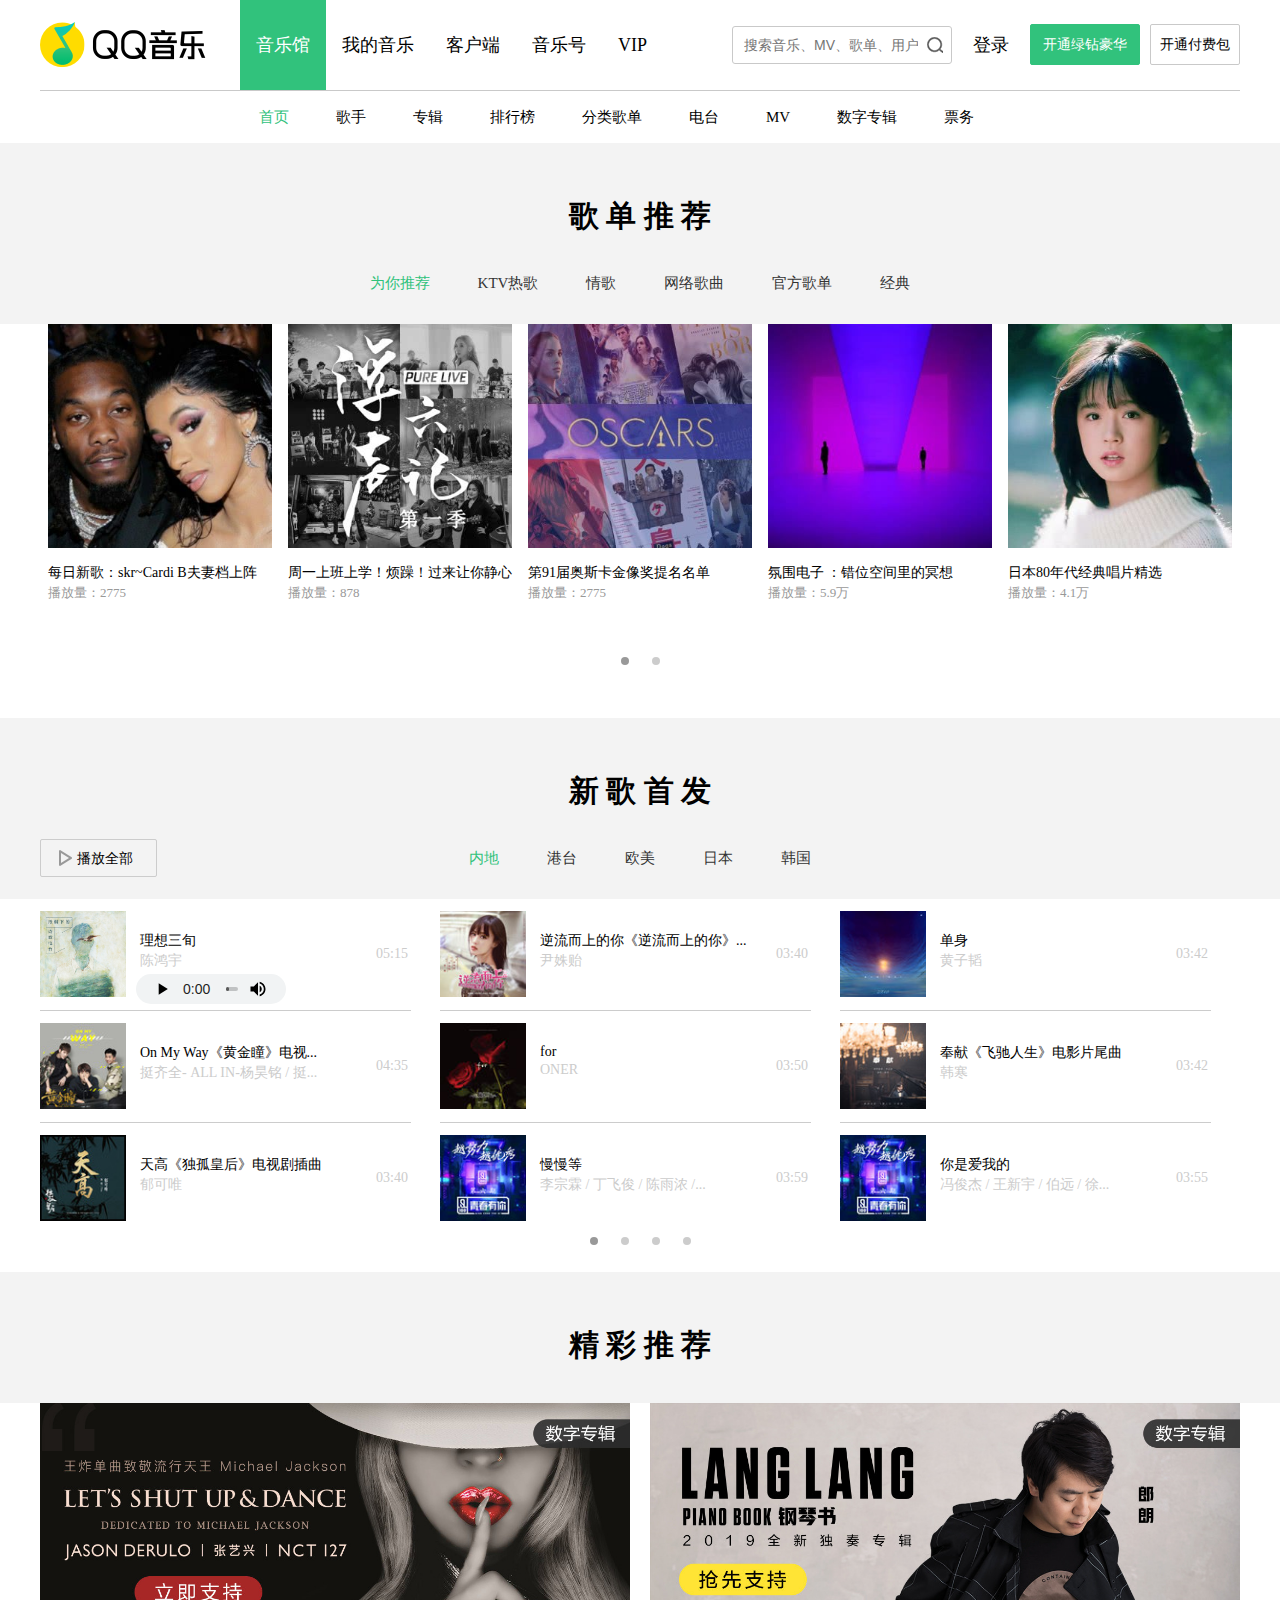
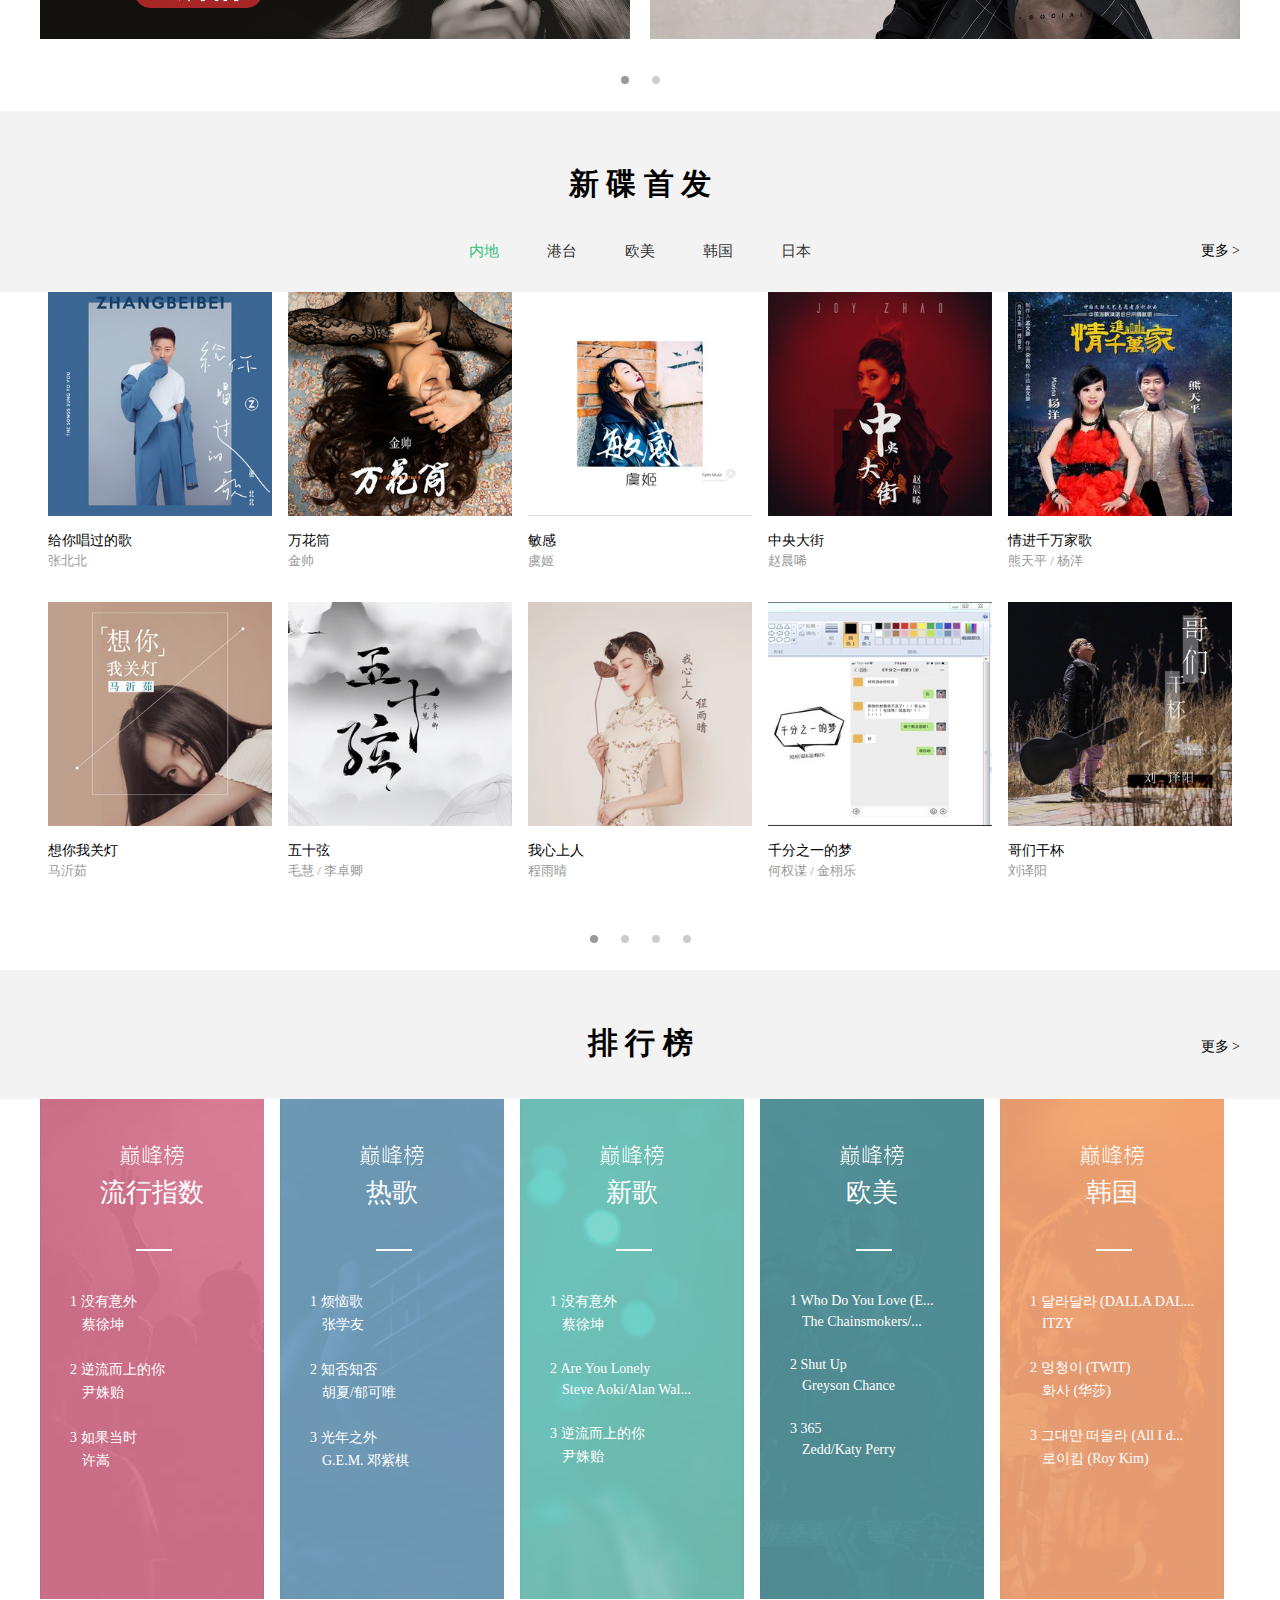
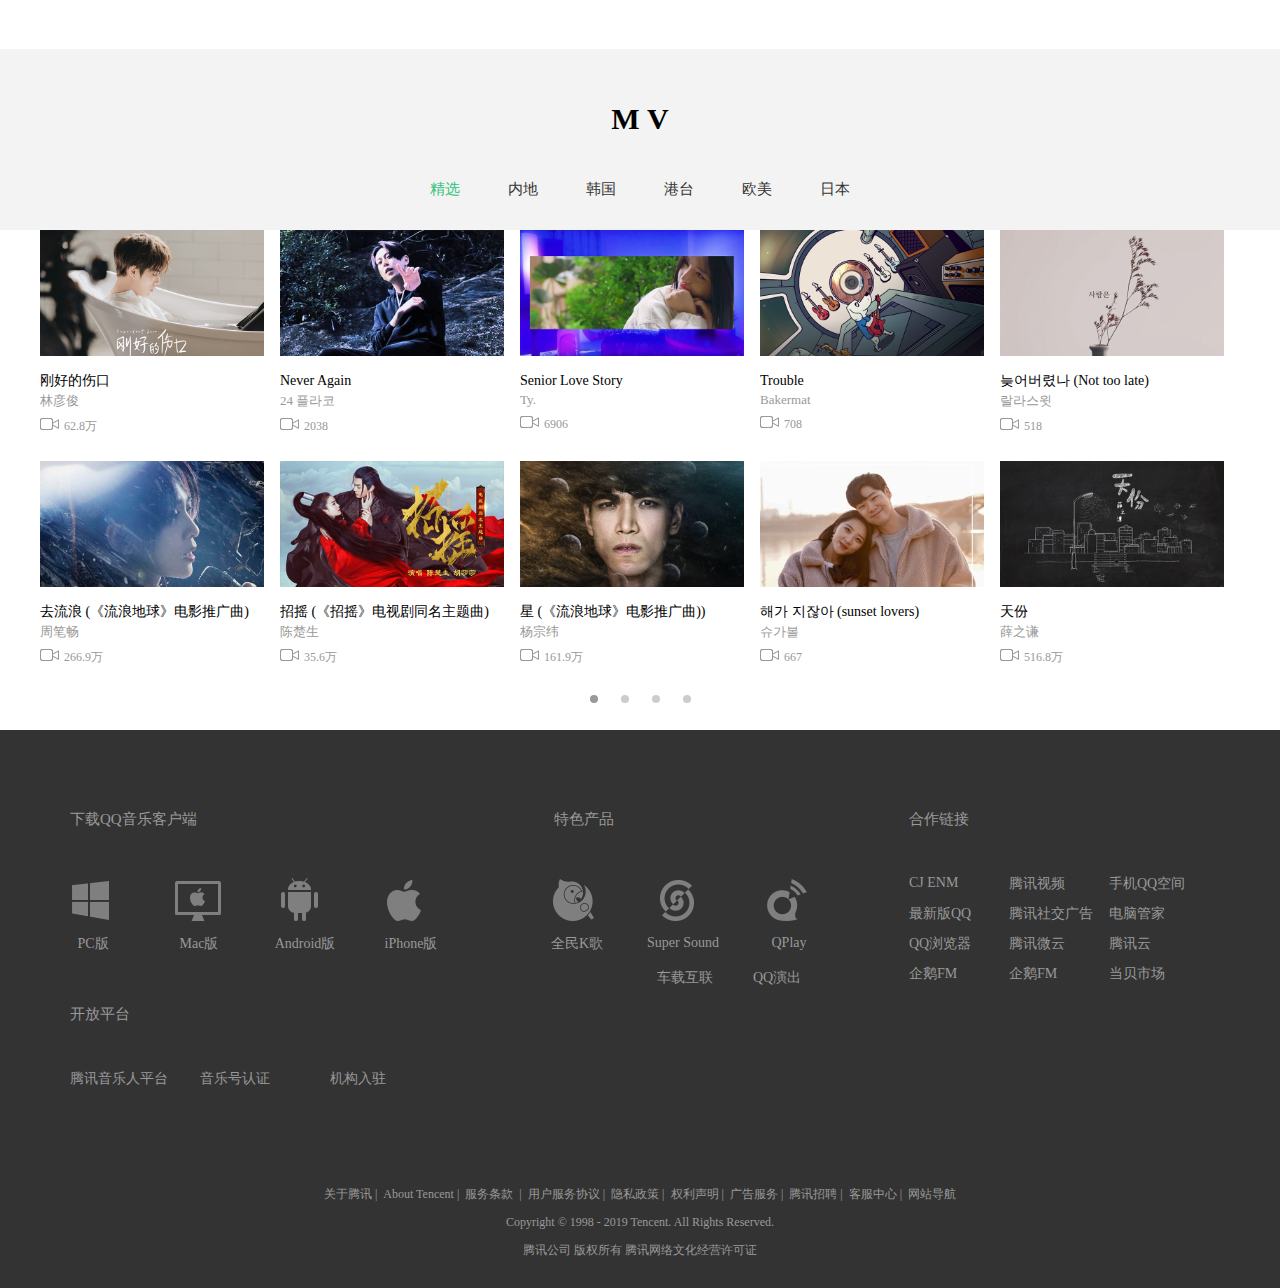
<file: index.html>
<!DOCTYPE html>
<html lang="en">
<head>
    <meta charset="UTF-8">
    <title>QQ音乐</title>
    <link rel="stylesheet" href="css/reset.css">
    <link rel="stylesheet" href="css/01.css">
</head>
<body>
<div class="hendder">
    <div class="hendder-box">
        <h1>
            <a href="//y.qq.com">
                <img src="img/logo.png">
            </a>
        </h1>
        <ul class="top-nav">
            <li class="one-green"><a id="fff" href="#" title="音乐馆">音乐馆</a></li>
            <li><a href="我的音乐.html" title="我的音乐">我的音乐</a></li>
            <li><a href="#" title="客户端">客户端</a></li>
            <li><a href="#" title="音乐号">音乐号</a></li>
            <li><a href="#" title="VIP">VIP</a></li>
        </ul>
        <div class="right-cc">
        <div class="input-box">
            <input class="sou" type="text" placeholder="搜索音乐、MV、歌单、用户"/>
            <i class="icon"></i>
        </div>
        <div class="right-vlp">
        <span class="sub"><a href="#" >登录</a></span>
        <span class="greenz"><a href="#">开通绿钻豪华版</a></span>
        <span class="btn-vlp"><a href="#">开通付费包</a></span>
        </div>
    </div>
    </div>
    <div class="hendder-bottom">
        <ul class="shouye">
            <li><a id="grees" href="#">首页</a></li>
            <li><a href="#">歌手</a></li>
            <li><a href="#">专辑</a></li>
            <li><a href="#">排行榜</a></li>
            <li><a href="#">分类歌单</a></li>
            <li><a href="#">电台</a></li>
            <li><a href="#">MV</a></li>
            <li><a href="#">数字专辑</a></li>
            <li><a href="#">票务</a></li>
        </ul>
    </div>
</div>
<div class="section">
    <div class="index-hd">
        <h2 class="h2">歌&nbsp;单&nbsp;推&nbsp;荐</h2>
    </div>
    <div class="mod">
           <ul class="tuijian">
               <li><a id="geees" href="#">为你推荐</a></li>
               <li><a href="#">KTV热歌</a></li>
               <li><a href="#">情歌</a></li>
               <li><a href="#">网络歌曲</a></li>
               <li><a href="#">官方歌单</a></li>
               <li><a href="#">经典</a></li>
           </ul>
    </div>
    <div class="bgc">
    <div class="bankuan">
       <ul class="l-ul">
           <li>
               <div class="fu"><a href="#"><img class="img1" src="img/300.jpg"><i class="tu"></i></a></div>
               <div class="xin"><a href="#">每日新歌：skr~Cardi B夫妻档上阵</a></div>
               <div class="nub">播放量：2775</div>
           </li>
           <li>
               <div class="fu"><a href="#"><img class="img1" src="img/300%20(1).jpg"><i class="tu"></i></a></div>
               <div class="xin"><a href="#">周一上班上学！烦躁！过来让你静心</a></div>
               <div class="nub">播放量：878</div>
           </li>
           <li>
               <div class="fu"><a href="#"><img class="img1" src="img/300%20(2).jpg"><i class="tu"></i></a></div>
               <div class="xin"><a href="#">第91届奥斯卡金像奖提名名单</a></div>
               <div class="nub">播放量：2775</div>
           </li>
           <li>
               <div class="fu"><a href="#"><img class="img1" src="img/300%20(3).jpg"><i class="tu"></i></a></div>
               <div class="xin"><a href="#">氛围电子 ：错位空间里的冥想</a></div>
               <div class="nub">播放量：5.9万</div>
           </li>
           <li>
               <div class="fu"><a href="#"><img class="img1" src="img/300%20(4).jpg"><i class="tu"></i></a></div>
               <div class="xin"><a href="#">日本80年代经典唱片精选</a></div>
               <div class="nub">播放量：4.1万</div>
           </li>
       </ul>
    </div>
    <div class="dot">
        <a href="#" class="dot-box"><i class="i1"></i></a>
        <a href="#" class="dot-box"><i class="i2"></i></a>
    </div>
   </div>
</div>
<div class="section_inner">
    <div class="index-hd">
        <h2 class="h2">新&nbsp;歌&nbsp;首&nbsp;发</h2>
    </div>
    <div class="mod">
        <ul class="tuijian">
            <li><a id="greene" href="#">内地</a></li>
            <li><a href="#">港台</a></li>
            <li><a href="#">欧美</a></li>
            <li><a href="#">日本</a></li>
            <li><a href="#">韩国</a></li>
        </ul>
        <a href="#" class="play"><i class="bo"></i>播放全部</a>
    </div>
    <div class="bgc">
    <div class="section_inner-box">
        <ul class="bian-box">
            <li class="bian">
                <div class="border0">
                <div class="fu2"><a href="#"><img class="img2" src="img/T002R300x300M000002kvhDj0nU7Qo.jpg"><i class="tu2"></i></a></div>
                <div class="f1">
                    <audio controls class="mp3" >
                        <source src="MP3/1.mp3" type="audio/mpeg">
                        <embed height="5" width="10" src="MP3/1.mp3">
                    </audio>
                    <p class="p1"><a href="#">理想三旬</a></p>
                    <p class="p2"><a href="#">陈鸿宇</a></p>
                </div>
                <div class="r3">
                    05:15
                </div>
                </div>
            </li>
            <li class="bian">
                <div class="border0">
                <div class="fu2"><a href="#"><img class="img2" src="img/T002R90x90M000004G8FYl1zhJGu.jpg"><i class="tu2"></i></a></div>
                <div class="f1">
                    <p class="p1"><a href="#">逆流而上的你《逆流而上的你》...</a></p>
                    <p class="p2"><a href="#">尹姝贻</a></p>
                </div>
                <div class="r3">
                    03:40
                </div>
                </div>
            </li>
            <li class="bian">
                <div class="border0">
                <div class="fu2"><a href="#"><img class="img2" src="img/T002R90x90M000001jerZz0F61z9.jpg"><i class="tu2"></i></a></div>
                <div class="f1">
                    <p class="p1"><a href="#">单身</a></p>
                    <p class="p2"><a href="#">黄子韬</a></p>
                </div>
                <div class="r3">
                    03:42
                </div>
                </div>
            </li>
            <li class="bian">
                <div class="border1">
                <div class="fu2"><a href="#"><img class="img2" src="img/T002R90x90M000001sb6bW2dLNqz.jpg"><i class="tu2"></i></a></div>
                <div class="f1">
                    <p class="p1"><a href="#">On My Way《黄金瞳》电视...</a></p>
                    <p class="p2"><a href="#">挺齐全- ALL IN-杨昊铭 / 挺...</a></p>
                </div>
                <div class="r3">
                    04:35
                </div>
                </div>
            </li>
            <li class="bian">
                <div class="border1">
                    <div class="fu2"><a href="#"><img class="img2" src="img/T002R90x90M000004ZGlrw3Me8eI.jpg"><i class="tu2"></i></a></div>
                    <div class="f1">
                        <p class="p1"><a href="#">for</a></p>
                        <p class="p2"><a href="#">ONER</a></p>
                    </div>
                    <div class="r3">
                        03:50
                    </div>
                </div>
            </li>
            <li class="bian">
                <div class="border1">
                    <div class="fu2"><a href="#"><img class="img2" src="img/T002R90x90M000001mvVmj0koeIl.jpg"><i class="tu2"></i></a></div>
                    <div class="f1">
                        <p class="p1"><a href="#">奉献《飞驰人生》电影片尾曲</a></p>
                        <p class="p2"><a href="#">韩寒</a></p>
                    </div>
                    <div class="r3">
                        03:42
                    </div>
                </div>
            </li>
            <li class="bian">
                <div class="border1">
                    <div class="fu2"><a href="#"><img class="img2" src="img/T002R90x90M000003vVUT83SaF4l.jpg"><i class="tu2"></i></a></div>
                    <div class="f1">
                        <p class="p1"><a href="#">天高《独孤皇后》电视剧插曲</a></p>
                        <p class="p2"><a href="#">郁可唯</a></p>
                    </div>
                    <div class="r3">
                        03:40
                    </div>
                </div>
            </li>
            <li class="bian">
                <div class="border1">
                    <div class="fu2"><a href="#"><img class="img2" src="img/T002R90x90M000002ljq9x2Dux3g (1).jpg"><i class="tu2"></i></a></div>
                    <div class="f1">
                        <p class="p1"><a href="#">慢慢等</a></p>
                        <p class="p2"><a href="#">李宗霖 / 丁飞俊 / 陈雨浓 /...</a></p>
                    </div>
                    <div class="r3">
                        03:59
                    </div>
                </div>
            </li>
            <li class="bian">
                <div class="border1">
                    <div class="fu2"><a href="#"><img class="img2" src="img/T002R90x90M000002ljq9x2Dux3g.jpg"><i class="tu2"></i></a></div>
                    <div class="f1">
                        <p class="p1"><a href="#">你是爱我的</a></p>
                        <p class="p2"><a href="#">冯俊杰 / 王新宇 / 伯远 / 徐...</a></p>
                    </div>
                    <div class="r3">
                        03:55
                    </div>
                </div>
            </li>
        </ul>
    </div>
        <div class="dot">
            <a href="#" class="dot-box"><i class="i1"></i></a>
            <a href="#" class="dot-box"><i class="i2"></i></a>
            <a href="#" class="dot-box"><i class="i2"></i></a>
            <a href="#" class="dot-box"><i class="i2"></i></a>
        </div>
    </div>
</div>
<div class="jingcai">
    <div class="index-hd">
        <h2 class="h2">精&nbsp;彩&nbsp;推&nbsp;荐</h2>
    </div>
    <div class="bgc">
        <div class="ban">
            <div class="div1"><img class="img3" src="img/1165066.jpg"></div>
            <div class="div2"><img class="img3" src="img/1166825.jpg"></div>
        </div>
        <div class="dot">
            <a href="#" class="dot-box"><i class="i1"></i></a>
            <a href="#" class="dot-box"><i class="i2"></i></a>
        </div>
    </div>
</div>

<div class="section">
    <div class="index-hd">
        <h2 class="h2">新&nbsp;碟&nbsp;首&nbsp;发</h2>
    </div>
    <div class="mod">
        <ul class="tuijian">
            <li><a id="gees" href="#">内地</a></li>
            <li><a href="#">港台</a></li>
            <li><a href="#">欧美</a></li>
            <li><a href="#">韩国</a></li>
            <li><a href="#">日本</a></li>
        </ul>
        <a class="gengduo" href="#">更多 ></a>
    </div>
    <div class="bgc">
        <div class="bankuan">
            <ul class="l-ul">
            <li>
                <div class="fu"><a href="#"><img class="img1" src="img/T002R300x300M0000044RRuQ1C82Y1.jpg"><i class="tu"></i></a></div>
                <div class="xin"><a href="#"><a class="ty" href="#">给你唱过的歌</a></a></div>
                <div class="nub">张北北</div>
            </li>
            <li>
                <div class="fu"><a href="#"><img class="img1" src="img/T002R300x300M000002kpFAK0zVcRr.jpg"><i class="tu"></i></a></div>
                <div class="xin"><a href="#"><a class="ty" href="#">万花筒</a></a></div>
                <div class="nub">金帅</div>
            </li>
            <li>
                <div class="fu"><a href="#"><img class="img1" src="img/T002R300x300M000003HSnQ73Kc599.jpg"><i class="tu"></i></a></div>
                <div class="xin"><a href="#"><a class="ty" href="#">敏感</a></a></div>
                <div class="nub">虞姬</div>
            </li>
            <li>
                <div class="fu"><a href="#"><img class="img1" src="img/T002R300x300M000001wx1KC1EnWe9.jpg"><i class="tu"></i></a></div>
                <div class="xin"><a href="#"><a class="ty" href="#">中央大街</a></a></div>
                <div class="nub">赵晨唏</div>
            </li>
            <li>
                <div class="fu"><a href="#"><img class="img1" src="img/T002R300x300M000001trrI93rlA9y.jpg"><i class="tu"></i></a></div>
                <div class="xin"><a href="#"><a class="ty" href="#">情进千万家歌</a></a></div>
                <div class="nub">熊天平 / 杨洋</div>
            </li>
            <li>
                <div class="fu"><a href="#"><img class="img1" src="img/T002R300x300M000002T4rVx4QoWQd.jpg"><i class="tu"></i></a></div>
                <div class="xin"><a href="#"><a class="ty" href="#">想你我关灯</a></a></div>
                <div class="nub">马沂茹</div>
            </li>
            <li>
                <div class="fu"><a href="#"><img class="img1" src="img/T002R300x300M000004Hl6E92QEAkx.jpg"><i class="tu"></i></a></div>
                <div class="xin"><a href="#"><a class="ty" href="#">五十弦</a></a></div>
                <div class="nub">毛慧 / 李卓卿</div>
            </li>
            <li>
                <div class="fu"><a href="#"><img class="img1" src="img/T002R300x300M000002doIg73ShvZp.jpg"><i class="tu"></i></a></div>
                <div class="xin"><a href="#"><a class="ty" href="#">我心上人</a></a></div>
                <div class="nub">程雨晴</div>
            </li>
            <li>
                <div class="fu"><a href="#"><img class="img1" src="img/T002R300x300M000002FjP0k2EjvLP.jpg"><i class="tu"></i></a></div>
                <div class="xin"><a href="#"><a class="ty" href="#">千分之一的梦</a></a></div>
                <div class="nub">何权谋 / 金栩乐</div>
            </li>
            <li>
                <div class="fu"><a href="#"><img class="img1" src="img/T002R300x300M00000106se70hv2XY.jpg"><i class="tu"></i></a></div>
                <div class="xin"><a href="#"><a class="ty" href="#">哥们干杯</a></a></div>
                <div class="nub">刘译阳</div>
            </li>
          </ul>
        </div>
        <div class="dot">
        <a href="#" class="dot-box"><i class="i1"></i></a>
        <a href="#" class="dot-box"><i class="i2"></i></a>
        <a href="#" class="dot-box"><i class="i2"></i></a>
        <a href="#" class="dot-box"><i class="i2"></i></a>
    </div>
    </div>
</div>
<div class="paihangbang">
    <div class="index-hd mod">
        <h2 class="h2">排&nbsp;行&nbsp;榜</h2>
        <a class="gengduo2" href="#">更多 ></a>
    </div>
    <div class="bgc cao">
    <div class="zhong">
        <div class="width">
        <div class="toplist__bg">
            <h3 class="liuxing"><i class="dianfeng"></i>
                流行指数
            </h3>
            <i class="suo"><i class="suo-box"></i></i>
            <ul class="pai-hang">
                <li>
                    <p class="ps"><a href="#">1&nbsp;没有意外</a></p>
                    <p class="pc"><a href="#">蔡徐坤</a></p>
                </li>
                <li>
                    <p class="ps"><a href="#">2&nbsp;逆流而上的你</a></p>
                    <p class="pc"><a href="#">尹姝贻</a></p>
                </li>
                <li>
                    <p class="ps"><a href="#">3&nbsp;如果当时</a></p>
                    <p class="pc"><a href="#">许嵩</a></p>
                </li>
            </ul>
        </div>
    </div>
        <div class="width">
            <div class="toplist__bg bg2">
                <h3 class="liuxing"><i class="dianfeng"></i>
                    热歌
                </h3>
                <i class="suo"><i class="suo-box"></i></i>
                <ul class="pai-hang">
                    <li>
                        <p class="ps"><a href="#">1&nbsp;烦恼歌</a></p>
                        <p class="pc"><a href="#">张学友</a></p>
                    </li>
                    <li>
                        <p class="ps"><a href="#">2&nbsp;知否知否</a></p>
                        <p class="pc"><a href="#">胡夏/郁可唯</a></p>
                    </li>
                    <li>
                        <p class="ps"><a href="#">3&nbsp;光年之外</a></p>
                        <p class="pc"><a href="#">G.E.M. 邓紫棋</a></p>
                    </li>
                </ul>
            </div>
        </div>
        <div class="width">
        <div class="toplist__bg bg3">
            <h3 class="liuxing"><i class="dianfeng"></i>
                新歌
            </h3>
            <i class="suo"><i class="suo-box"></i></i>
            <ul class="pai-hang">
                <li>
                    <p class="ps"><a href="#">1&nbsp;没有意外</a></p>
                    <p class="pc"><a href="#">蔡徐坤</a></p>
                </li>
                <li>
                    <p class="ps"><a href="#">2&nbsp;Are You Lonely</a></p>
                    <p class="pc"><a href="#">Steve Aoki/Alan Wal...</a></p>
                </li>
                <li>
                    <p class="ps"><a href="#">3&nbsp;逆流而上的你</a></p>
                    <p class="pc"><a href="#">尹姝贻</a></p>
                </li>
            </ul>
        </div>
    </div>
        <div class="width">
            <div class="toplist__bg bg4">
                <h3 class="liuxing"><i class="dianfeng"></i>
                    欧美
                </h3>
                <i class="suo"><i class="suo-box"></i></i>
                <ul class="pai-hang">
                    <li>
                        <p class="ps"><a href="#">1&nbsp;Who Do You Love (E...</a></p>
                        <p class="pc"><a href="#">The Chainsmokers/...</a></p>
                    </li>
                    <li>
                        <p class="ps"><a href="#">2&nbsp;Shut Up</a></p>
                        <p class="pc"><a href="#">Greyson Chance</a></p>
                    </li>
                    <li>
                        <p class="ps"><a href="#">3&nbsp;365</a></p>
                        <p class="pc"><a href="#">Zedd/Katy Perry</a></p>
                    </li>
                </ul>
            </div>
        </div>
        <div class="width">
            <div class="toplist__bg bg5">
                <h3 class="liuxing"><i class="dianfeng"></i>
                   韩国
                </h3>
                <i class="suo"><i class="suo-box"></i></i>
                <ul class="pai-hang">
                    <li>
                        <p class="ps"><a href="#">1&nbsp;달라달라 (DALLA DAL...</a></p>
                        <p class="pc"><a href="#">ITZY</a></p>
                    </li>
                    <li>
                        <p class="ps"><a href="#">2&nbsp;멍청이 (TWIT)</a></p>
                        <p class="pc"><a href="#">화사 (华莎)</a></p>
                    </li>
                    <li>
                        <p class="ps"><a href="#">3&nbsp;그대만 떠올라 (All I d...</a></p>
                        <p class="pc"><a href="#">로이킴 (Roy Kim)</a></p>
                    </li>
                </ul>
            </div>
        </div>
  </div>
 </div>
</div>
<div class="mv">
    <div class="index-hd">
        <h2 class="h2">M&nbsp;V</h2>
    </div>
    <div class="mod">
        <ul class="tuijian">
            <li><a id="gss" href="#">精选</a></li>
            <li><a href="#">内地</a></li>
            <li><a href="#">韩国</a></li>
            <li><a href="#">港台</a></li>
            <li><a href="#">欧美</a></li>
            <li><a href="#">日本</a></li>
        </ul>
    </div>
    <div class="bgc">
    <div class="bans">
        <ul class="ll-ul">
            <li>
                <div class="fu-1">
                    <div class="fu"><a href="#"><img class="imgs" src="img/T015R640x360M101002mJ4lR05lwuN.jpg"><i class="tui"></i></a></div>
                    <div class="xin"><a href="#"><a class="ty" href="#">刚好的伤口</a></a></div>
                    <div class="nub"><a class="cao" href="#">林彦俊</a></div>
                    <div class="kuai"><i class="mv_icon"></i>62.8万</div></div>
            </li>
            <li>
                <div class="fu-1">
                    <div class="fu"><a href="#"><img class="imgs" src="img/T015R640x360M101003t9oUY0PI0Ni.jpg"><i class="tui"></i></a></div>
                    <div class="xin"><a href="#"><a class="ty" href="#">Never Again</a></a></div>
                    <div class="nub"><a class="cao" href="#">24 플라코</a></div>
                    <div class="kuai"><i class="mv_icon"></i>2038</div></div>
            </li>
            <li>
                <div class="fu-1">
                    <div class="fu"><a href="#"><img class="imgs" src="img/T015R640x360M1010045enUp2RMPDq.jpg"><i class="tui"></i></a></div>
                    <div class="xin"><a href="#"><a class="ty" href="#">Senior Love Story</a></a></div>
                    <div class="nub"><a class="cao" href="#">Ty.</a></div>
                    <div class="kuai"><i class="mv_icon"></i>6906</div></div>
            </li>
            <li>
                <div class="fu-1">
                    <div class="fu"><a href="#"><img class="imgs" src="img/T015R640x360M102002rJ8I44XqWkf.jpg"><i class="tui"></i></a></div>
                    <div class="xin"><a href="#"><a class="ty" href="#">Trouble</a></a></div>
                    <div class="nub"><a class="cao" href="#">Bakermat</a></div>
                    <div class="kuai"><i class="mv_icon"></i>708</div></div>
            </li>
            <li>
                <div class="fu-1">
                    <div class="fu"><a href="#"><img class="imgs" src="img/T015R640x360M101001P7If71THxuH.jpg"><i class="tui"></i></a></div>
                    <div class="xin"><a href="#"><a class="ty" href="#">늦어버렸나 (Not too late)</a></a></div>
                    <div class="nub"><a class="cao" href="#">랄라스윗</a></div>
                    <div class="kuai"><i class="mv_icon"></i>518</div></div>
            </li>
            <li>
                <div class="fu-1">
                    <div class="fu"><a href="去流浪.html"><img class="imgs" src="img/T015R640x360M102002UxwhN0RiGpM.jpg"><i class="tui"></i></a></div>
                    <div class="xin"><a href="#"><a class="ty" href="#">去流浪 (《流浪地球》电影推广曲)</a></a></div>
                    <div class="nub"><a class="cao" href="#">周笔畅</a></div>
                    <div class="kuai"><i class="mv_icon"></i>266.9万</div></div>
            </li>
            <li>
                <div class="fu-1">
                    <div class="fu"><a href="#"><img class="imgs" src="img/T015R640x360M101001J91921eTLoQ.jpg"><i class="tui"></i></a></div>
                    <div class="xin"><a href="#"><a class="ty" href="#">招摇 (《招摇》电视剧同名主题曲)</a></a></div>
                    <div class="nub"><a class="cao" href="#">陈楚生</a></div>
                    <div class="kuai"><i class="mv_icon"></i>35.6万</div></div>
            </li><li>
            <div class="fu-1">
                <div class="fu"><a href="#"><img class="imgs" src="img/T015R640x360M101001KFhP73mkPrN.jpg"><i class="tui"></i></a></div>
                <div class="xin"><a href="#"><a class="ty" href="#">星 (《流浪地球》电影推广曲))</a></a></div>
                <div class="nub"><a class="cao" href="#">杨宗纬</a></div>
                <div class="kuai"><i class="mv_icon"></i>161.9万</div></div>
        </li><li>
            <div class="fu-1">
                <div class="fu"><a href="#"><img class="imgs" src="img/T015R640x360M101004dyM5P0cL6a7.jpg"><i class="tui"></i></a></div>
                <div class="xin"><a href="#"><a class="ty" href="#">해가 지잖아 (sunset lovers)</a></a></div>
                <div class="nub"><a class="cao" href="#">슈가볼</a></div>
                <div class="kuai"><i class="mv_icon"></i>667</div></div>
        </li><li>
            <div class="fu-1">
                <div class="fu"><a href="#"><img class="imgs" src="img/T015R640x360M101000rD93L2huUnC.jpg"><i class="tui"></i></a></div>
                <div class="xin"><a href="#"><a class="ty" href="#">天份</a></a></div>
                <div class="nub"><a class="cao" href="#">薛之谦</a></div>
                <div class="kuai"><i class="mv_icon"></i>516.8万</div></div>
        </li>
        </ul>
        <div class="dot">
            <a href="#" class="dot-box"><i class="i1"></i></a>
            <a href="#" class="dot-box"><i class="i2"></i></a>
            <a href="#" class="dot-box"><i class="i2"></i></a>
            <a href="#" class="dot-box"><i class="i2"></i></a>
        </div>
    </div>
</div>
</div>
<div class="footer">
    <div class="ban-xin">
        <div class="di1">
            <h3 class="tit">下载QQ音乐客户端</h3>
            <ul class="logo-box">
                <li class="li-1"><a href="#"><i class="logo"></i>PC版</a></li>
                <li class="li-2"><a href="#"><i class="logo1"></i>Mac版</a></li>
                <li class="li-3"><a href="#"><i class="logo2"></i>Android版</a></li>
                <li class="li-4"><a href="#"><i class="logo3"></i>iPhone版</a></li>
            </ul>
        </div>
        <div class="di2">
        <h3 class="tit">特色产品</h3>
        <ul class="loo-box">
            <li><a href="#"><i class="loo1"></i>全民K歌</a></li>
            <li><a href="#"><i class="loo2"></i>Super Sound</a></li>
            <li><a href="#"><i class="loo3"></i>QPlay</a></li>
            <li class="b1"><a href="#">车载互联</a></li>
            <li class="b2"><a href="#">QQ演出</a></li>
        </ul>
    </div>
        <div class="di3">
            <h3 class="tit3">合作链接</h3>
            <ul class="los-box">
                <li><a href="#">CJ ENM</a></li>
                <li><a href="#">腾讯视频</a></li>
                <li><a href="#">手机QQ空间</a></li>
                <li><a href="#">最新版QQ</a></li>
                <li><a href="#">腾讯社交广告</a></li>
                <li><a href="#">电脑管家</a></li>
                <li><a href="#">QQ浏览器</a></li>
                <li><a href="#">腾讯微云</a></li>
                <li><a href="#">腾讯云</a></li>
                <li><a href="#">企鹅FM</a></li>
                <li><a href="#">企鹅FM</a></li>
                <li><a href="#">当贝市场</a></li>
            </ul>
        </div>
        <div class="di4">
           <h3 class="tit3">开放平台</h3>
            <ul class="pingtai">
                <li><a href="#">腾讯音乐人平台</a></li>
                <li><a href="#">音乐号认证</a></li>
                <li><a href="#">机构入驻</a></li>
            </ul>
        </div>
    </div>
    <div class="dis">
        <p class="j1">
            <a href="#">关于腾讯</a>&nbsp;|&nbsp;
            <a href="#">About Tencent</a>&nbsp;|&nbsp;
            <a href="#">服务条款 </a>&nbsp;|&nbsp;
            <a href="#">用户服务协议</a>&nbsp;|&nbsp;
            <a href="#">隐私政策</a>&nbsp;|&nbsp;
            <a href="#">权利声明</a>&nbsp;|&nbsp;
            <a href="#">广告服务</a>&nbsp;|&nbsp;
            <a href="#">腾讯招聘</a>&nbsp;|&nbsp;
            <a href="#">客服中心</a>&nbsp;|&nbsp;
            <a href="#">网站导航</a>
        </p>
        <p class="j2">Copyright © 1998 - 2019 Tencent. All Rights Reserved.</p>
        <P class="j2">腾讯公司 版权所有 腾讯网络文化经营许可证</P>
    </div>
</div>
</body>
</html>
</file>
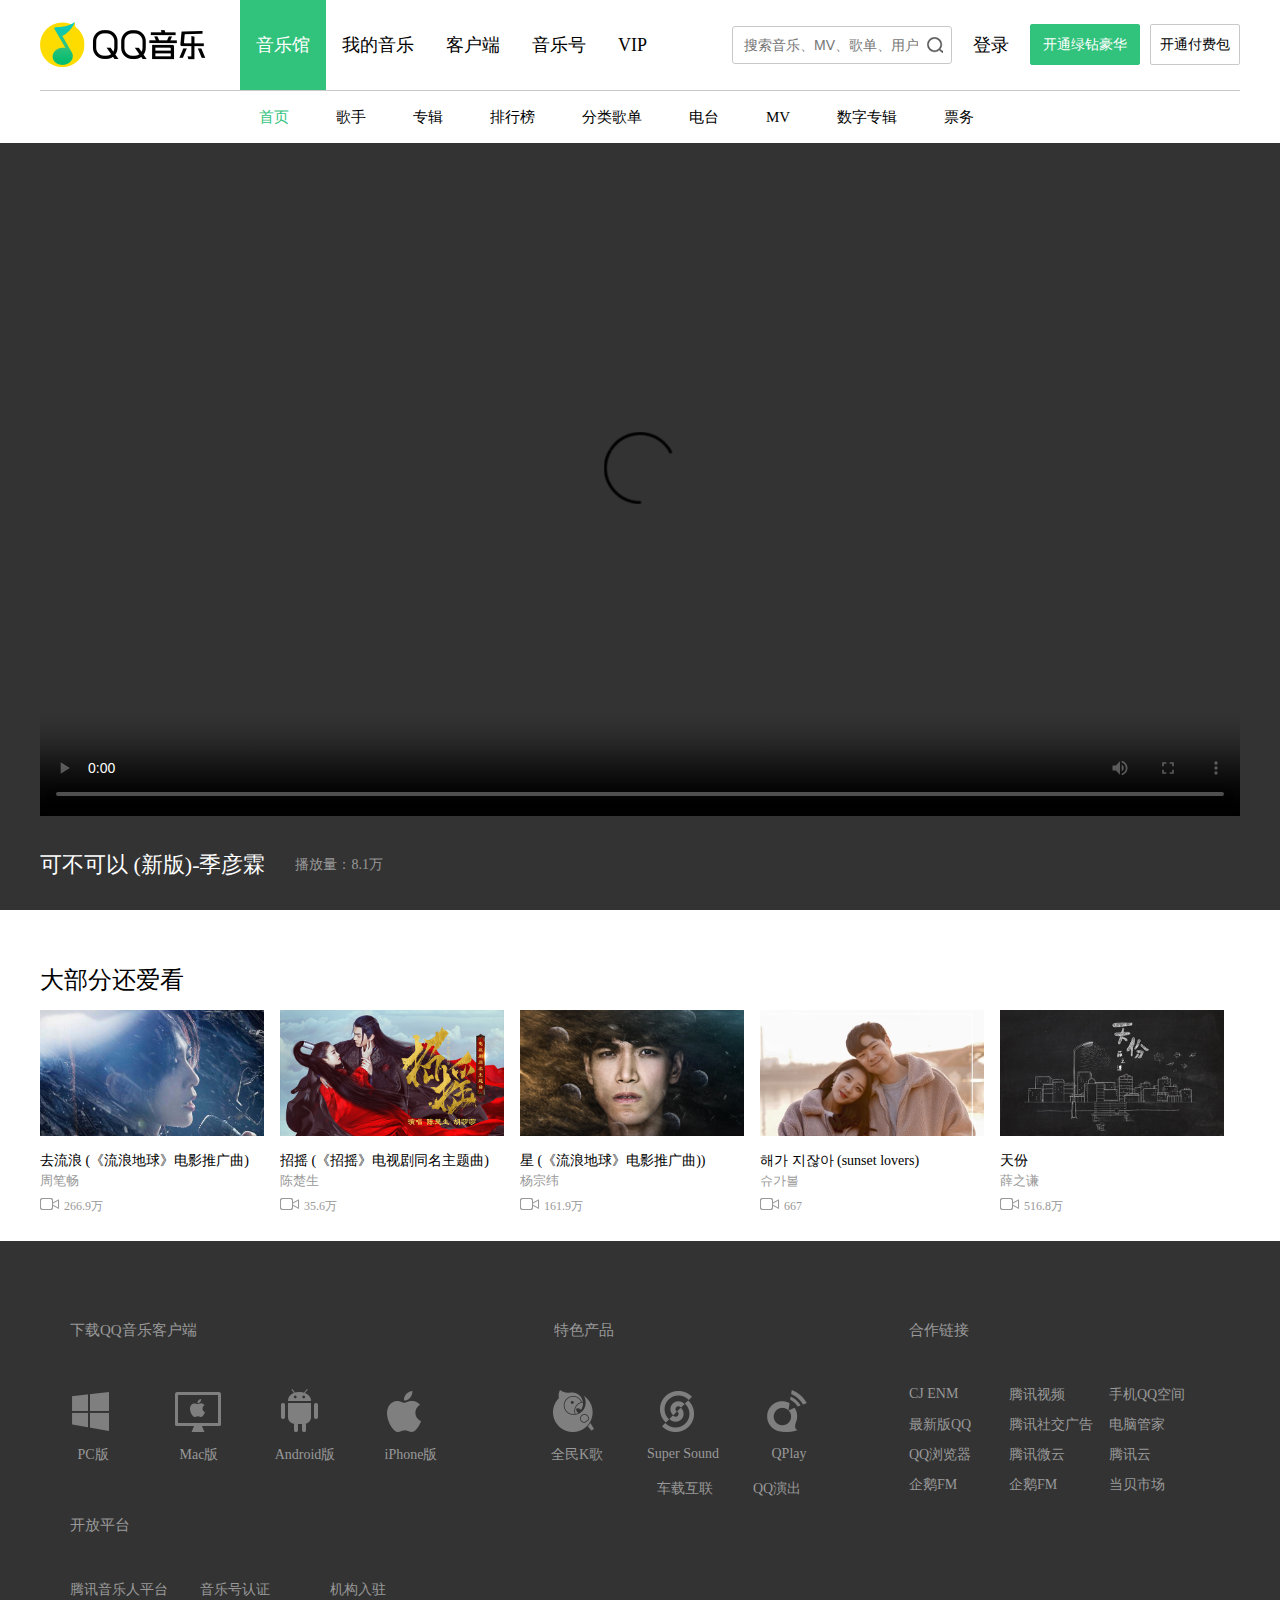
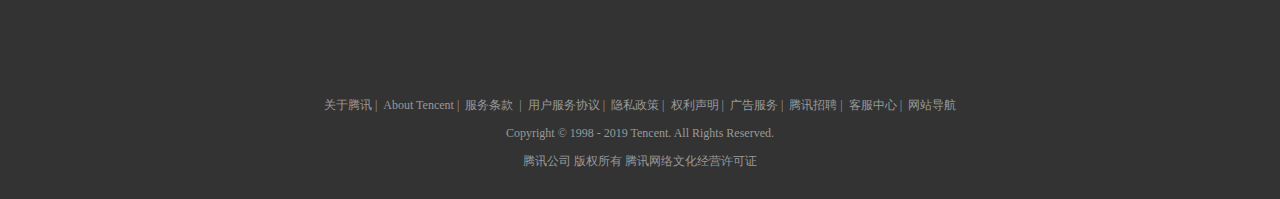
<file: 去流浪.html>
<!DOCTYPE html>
<html lang="en">
<head>
    <meta charset="UTF-8">
    <title>Title</title>
    <link rel="stylesheet" href="css/reset.css">
    <link rel="stylesheet" href="css/01.css">
    <link rel="stylesheet" href="css/03.css">
</head>
<body>
<div class="hendder">
    <div class="hendder-box">
        <h1>
            <a href="//y.qq.com">
                <img src="img/logo.png">
            </a>
        </h1>
        <ul class="top-nav">
            <li class="one-green"><a id="fff" href="#" title="音乐馆">音乐馆</a></li>
            <li><a href="#" title="我的音乐">我的音乐</a></li>
            <li><a href="#" title="客户端">客户端</a></li>
            <li><a href="#" title="音乐号">音乐号</a></li>
            <li><a href="#" title="VIP">VIP</a></li>
        </ul>
        <div class="right-cc">
            <div class="input-box">
                <input class="sou" type="text" placeholder="搜索音乐、MV、歌单、用户"/>
                <i class="icon"></i>
            </div>
            <div class="right-vlp">
                <span class="sub"><a href="#" >登录</a></span>
                <span class="greenz"><a href="#">开通绿钻豪华版</a></span>
                <span class="btn-vlp"><a href="#">开通付费包</a></span>
            </div>
        </div>
    </div>
</div>
<div class="hendder-bottom">
    <ul class="shouye">
        <li><a id="grees" href="#">首页</a></li>
        <li><a href="#">歌手</a></li>
        <li><a href="#">专辑</a></li>
        <li><a href="#">排行榜</a></li>
        <li><a href="#">分类歌单</a></li>
        <li><a href="#">电台</a></li>
        <li><a href="#">MV</a></li>
        <li><a href="#">数字专辑</a></li>
        <li><a href="#">票务</a></li>
    </ul>
</div>
<div class="bei">
    <div class="mac">
        <video class="shi-pin" width="1200" height="673" controls>
            <source src="http://1.199.92.144/vcloud1049.tc.qq.com/1049_M0135300001wqYcJ1TeJ8c1001615745.f9844.mp4?vkey=D3D75BCFD726F2C9015F65BEC5D793087B77E24791AB6558FB403DEA01C184881E8DD3F265F8AA0D582F3F5B9163954F56CDB851EE816BCB664529FF52F829B4A9730EA2A5A6205DF9939418321F22BBA97C4293957E0B07" type="video/mp4">
        </video>
        <h3 class="biao"><span>可不可以 (新版)-季彦霖</span></h3><p class="pa">播放量：8.1万</p>
    </div>
</div>

<div class="bgc">
    <div class="bans ">
        <p class="dabufen">大部分还爱看</p>
        <ul class="ll-ul">
            <li>
                <div class="fu-1">
                    <div class="fu"><a href="去流浪.html"><img class="imgs" src="img/T015R640x360M102002UxwhN0RiGpM.jpg"><i class="tui"></i></a></div>
                    <div class="xin"><a href="#"><a class="ty" href="#">去流浪 (《流浪地球》电影推广曲)</a></a></div>
                    <div class="nub"><a class="cao" href="#">周笔畅</a></div>
                    <div class="kuai"><i class="mv_icon"></i>266.9万</div></div>
            </li>
            <li>
                <div class="fu-1">
                    <div class="fu"><a href="#"><img class="imgs" src="img/T015R640x360M101001J91921eTLoQ.jpg"><i class="tui"></i></a></div>
                    <div class="xin"><a href="#"><a class="ty" href="#">招摇 (《招摇》电视剧同名主题曲)</a></a></div>
                    <div class="nub"><a class="cao" href="#">陈楚生</a></div>
                    <div class="kuai"><i class="mv_icon"></i>35.6万</div></div>
            </li><li>
            <div class="fu-1">
                <div class="fu"><a href="#"><img class="imgs" src="img/T015R640x360M101001KFhP73mkPrN.jpg"><i class="tui"></i></a></div>
                <div class="xin"><a href="#"><a class="ty" href="#">星 (《流浪地球》电影推广曲))</a></a></div>
                <div class="nub"><a class="cao" href="#">杨宗纬</a></div>
                <div class="kuai"><i class="mv_icon"></i>161.9万</div></div>
        </li><li>
            <div class="fu-1">
                <div class="fu"><a href="#"><img class="imgs" src="img/T015R640x360M101004dyM5P0cL6a7.jpg"><i class="tui"></i></a></div>
                <div class="xin"><a href="#"><a class="ty" href="#">해가 지잖아 (sunset lovers)</a></a></div>
                <div class="nub"><a class="cao" href="#">슈가볼</a></div>
                <div class="kuai"><i class="mv_icon"></i>667</div></div>
        </li>
            <li>
            <div class="fu-1">
                <div class="fu"><a href="#"><img class="imgs" src="img/T015R640x360M101000rD93L2huUnC.jpg"><i class="tui"></i></a></div>
                <div class="xin"><a href="#"><a class="ty" href="#">天份</a></a></div>
                <div class="nub"><a class="cao" href="#">薛之谦</a></div>
                <div class="kuai"><i class="mv_icon"></i>516.8万</div></div>
        </li>
        </ul>
    </div>
</div>
<div class="footer">
    <div class="ban-xin">
        <div class="di1">
            <h3 class="tit">下载QQ音乐客户端</h3>
            <ul class="logo-box">
                <li class="li-1"><a href="#"><i class="logo"></i>PC版</a></li>
                <li class="li-2"><a href="#"><i class="logo1"></i>Mac版</a></li>
                <li class="li-3"><a href="#"><i class="logo2"></i>Android版</a></li>
                <li class="li-4"><a href="#"><i class="logo3"></i>iPhone版</a></li>
            </ul>
        </div>
        <div class="di2">
            <h3 class="tit">特色产品</h3>
            <ul class="loo-box">
                <li><a href="#"><i class="loo1"></i>全民K歌</a></li>
                <li><a href="#"><i class="loo2"></i>Super Sound</a></li>
                <li><a href="#"><i class="loo3"></i>QPlay</a></li>
                <li class="b1"><a href="#">车载互联</a></li>
                <li class="b2"><a href="#">QQ演出</a></li>
            </ul>
        </div>
        <div class="di3">
            <h3 class="tit3">合作链接</h3>
            <ul class="los-box">
                <li><a href="#">CJ ENM</a></li>
                <li><a href="#">腾讯视频</a></li>
                <li><a href="#">手机QQ空间</a></li>
                <li><a href="#">最新版QQ</a></li>
                <li><a href="#">腾讯社交广告</a></li>
                <li><a href="#">电脑管家</a></li>
                <li><a href="#">QQ浏览器</a></li>
                <li><a href="#">腾讯微云</a></li>
                <li><a href="#">腾讯云</a></li>
                <li><a href="#">企鹅FM</a></li>
                <li><a href="#">企鹅FM</a></li>
                <li><a href="#">当贝市场</a></li>
            </ul>
        </div>
        <div class="di4">
            <h3 class="tit3">开放平台</h3>
            <ul class="pingtai">
                <li><a href="#">腾讯音乐人平台</a></li>
                <li><a href="#">音乐号认证</a></li>
                <li><a href="#">机构入驻</a></li>
            </ul>
        </div>
    </div>
    <div class="dis">
        <p class="j1">
            <a href="#">关于腾讯</a>&nbsp;|&nbsp;
            <a href="#">About Tencent</a>&nbsp;|&nbsp;
            <a href="#">服务条款 </a>&nbsp;|&nbsp;
            <a href="#">用户服务协议</a>&nbsp;|&nbsp;
            <a href="#">隐私政策</a>&nbsp;|&nbsp;
            <a href="#">权利声明</a>&nbsp;|&nbsp;
            <a href="#">广告服务</a>&nbsp;|&nbsp;
            <a href="#">腾讯招聘</a>&nbsp;|&nbsp;
            <a href="#">客服中心</a>&nbsp;|&nbsp;
            <a href="#">网站导航</a>
        </p>
        <p class="j2">Copyright © 1998 - 2019 Tencent. All Rights Reserved.</p>
        <P class="j2">腾讯公司 版权所有 腾讯网络文化经营许可证</P>
    </div>
</div>
</body>
</html>
</file>
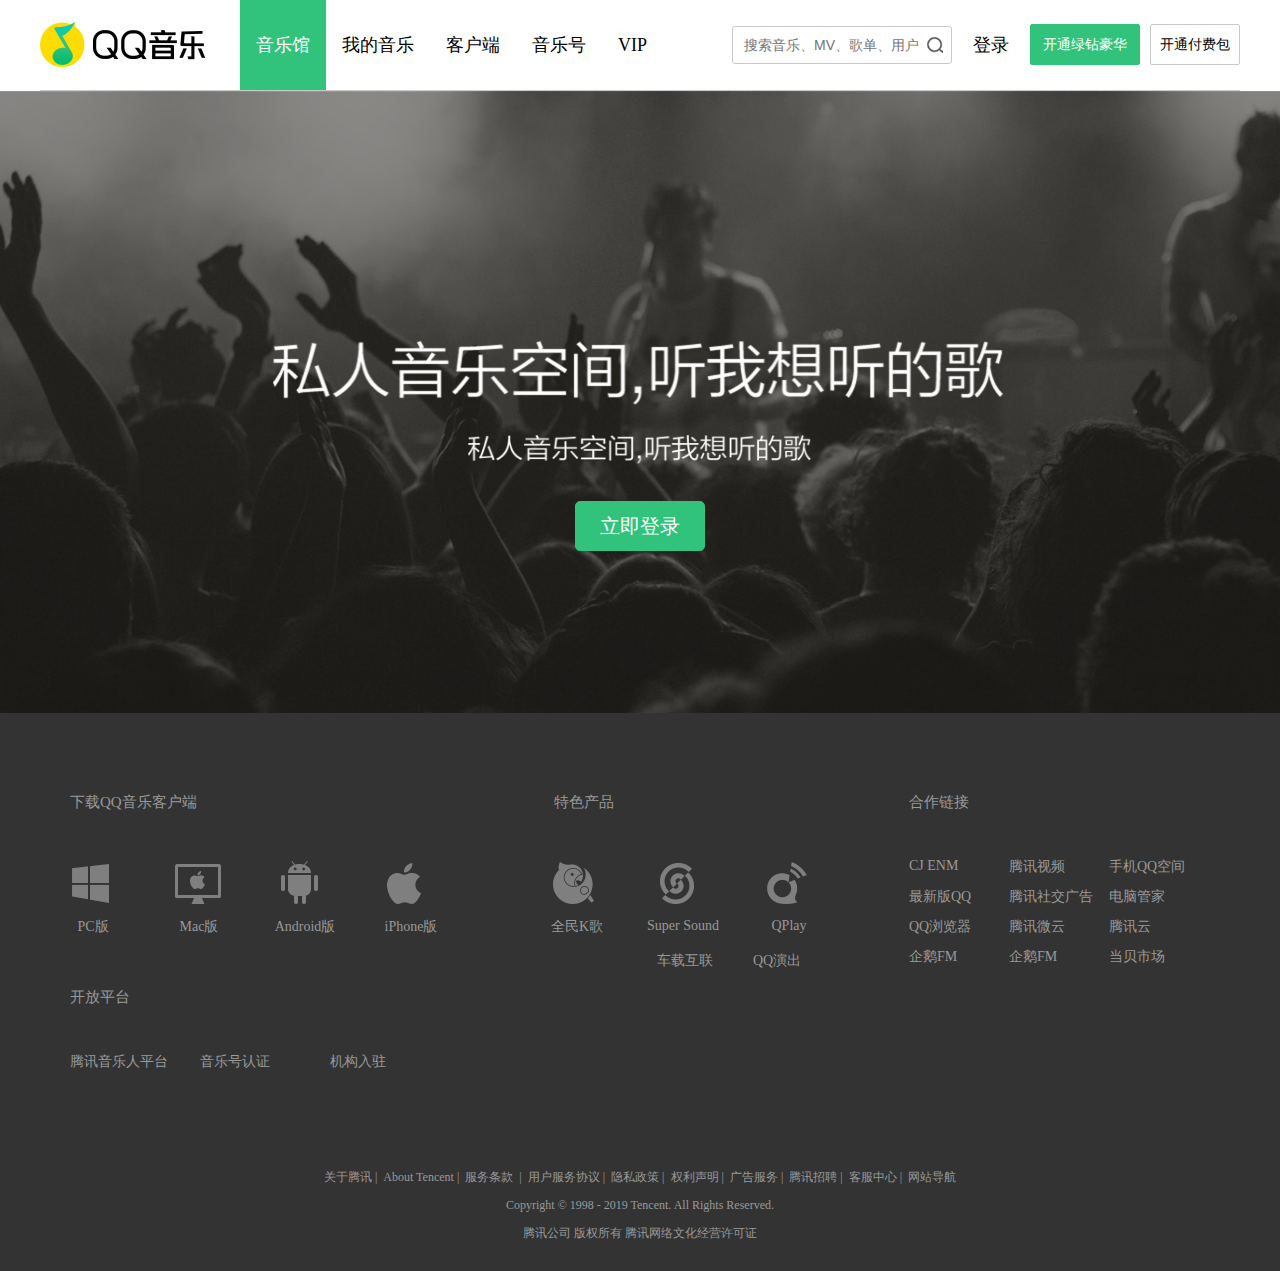
<file: 我的音乐.html>
<!DOCTYPE html>
<html lang="en">
<head>
    <meta charset="UTF-8">
    <title>QQ音乐</title>
    <link rel="stylesheet" href="css/reset.css">
    <link rel="stylesheet" href="css/02.css">
    <link rel="stylesheet" href="css/01.css">
</head>
<body>
<div class="hendder">
    <div class="hendder-box">
        <h1>
            <a href="//y.qq.com">
                <img src="img/logo.png">
            </a>
        </h1>
        <ul class="top-nav">
            <li class="one-green"><a id="fff" href="#" title="音乐馆">音乐馆</a></li>
            <li><a href="#" title="我的音乐">我的音乐</a></li>
            <li><a href="#" title="客户端">客户端</a></li>
            <li><a href="#" title="音乐号">音乐号</a></li>
            <li><a href="#" title="VIP">VIP</a></li>
        </ul>
        <div class="right-cc">
            <div class="input-box">
                <input class="sou" type="text" placeholder="搜索音乐、MV、歌单、用户"/>
                <i class="icon"></i>
            </div>
            <div class="right-vlp">
                <span class="sub"><a href="#" >登录</a></span>
                <span class="greenz"><a href="#">开通绿钻豪华版</a></span>
                <span class="btn-vlp"><a href="#">开通付费包</a></span>
            </div>
        </div>
    </div>
</div>
<div class="bodys">
    <div class="tit-1"></div>
    <div class="desc"></div>
    <div class="btn"><a href="#">立即登录</a></div>
</div>
<div class="footer">
    <div class="ban-xin">
        <div class="di1">
            <h3 class="tit">下载QQ音乐客户端</h3>
            <ul class="logo-box">
                <li class="li-1"><a href="#"><i class="logo"></i>PC版</a></li>
                <li class="li-2"><a href="#"><i class="logo1"></i>Mac版</a></li>
                <li class="li-3"><a href="#"><i class="logo2"></i>Android版</a></li>
                <li class="li-4"><a href="#"><i class="logo3"></i>iPhone版</a></li>
            </ul>
        </div>
        <div class="di2">
            <h3 class="tit">特色产品</h3>
            <ul class="loo-box">
                <li><a href="#"><i class="loo1"></i>全民K歌</a></li>
                <li><a href="#"><i class="loo2"></i>Super Sound</a></li>
                <li><a href="#"><i class="loo3"></i>QPlay</a></li>
                <li class="b1"><a href="#">车载互联</a></li>
                <li class="b2"><a href="#">QQ演出</a></li>
            </ul>
        </div>
        <div class="di3">
            <h3 class="tit3">合作链接</h3>
            <ul class="los-box">
                <li><a href="#">CJ ENM</a></li>
                <li><a href="#">腾讯视频</a></li>
                <li><a href="#">手机QQ空间</a></li>
                <li><a href="#">最新版QQ</a></li>
                <li><a href="#">腾讯社交广告</a></li>
                <li><a href="#">电脑管家</a></li>
                <li><a href="#">QQ浏览器</a></li>
                <li><a href="#">腾讯微云</a></li>
                <li><a href="#">腾讯云</a></li>
                <li><a href="#">企鹅FM</a></li>
                <li><a href="#">企鹅FM</a></li>
                <li><a href="#">当贝市场</a></li>
            </ul>
        </div>
        <div class="di4">
            <h3 class="tit3">开放平台</h3>
            <ul class="pingtai">
                <li><a href="#">腾讯音乐人平台</a></li>
                <li><a href="#">音乐号认证</a></li>
                <li><a href="#">机构入驻</a></li>
            </ul>
        </div>
    </div>
    <div class="dis">
        <p class="j1">
            <a href="#">关于腾讯</a>&nbsp;|&nbsp;
            <a href="#">About Tencent</a>&nbsp;|&nbsp;
            <a href="#">服务条款 </a>&nbsp;|&nbsp;
            <a href="#">用户服务协议</a>&nbsp;|&nbsp;
            <a href="#">隐私政策</a>&nbsp;|&nbsp;
            <a href="#">权利声明</a>&nbsp;|&nbsp;
            <a href="#">广告服务</a>&nbsp;|&nbsp;
            <a href="#">腾讯招聘</a>&nbsp;|&nbsp;
            <a href="#">客服中心</a>&nbsp;|&nbsp;
            <a href="#">网站导航</a>
        </p>
        <p class="j2">Copyright © 1998 - 2019 Tencent. All Rights Reserved.</p>
        <P class="j2">腾讯公司 版权所有 腾讯网络文化经营许可证</P>
    </div>
</div>
</body>
</html>
</file>
<file: css/01.css>
.hendder{
    width:100%;
}
.hendder-box{
    width:1200px;
    height:90px;
    margin: auto;
    overflow: hidden;
    border-bottom: 1px solid #c9c9c9;
}
h1{
    float: left;
    height: 90px;
    line-height:120px;
}
.top-nav a:hover{
     color:#31c27c ;
}
.top-nav li{
    float: left;
    padding: 0 16px;
    line-height: 90px;
    height:90px;
  }
.top-nav li a{
    color: #000;
    font-size:18px;
}
.one-green{
    background-color: #31c27c;
    margin-left: 30px;
}
#fff{
    color: #ffffff;
}
.right-cc{
    float: right;
}
.input-box{
    border: 1px solid #c9c9c9;
    padding: 0 33px 0 11px;
    line-height: 36px;
    height: 36px;
    width:174px;
    margin-top: 26px;
    border-radius: 3px;
    background-color: #fff;
    float: left;
    position: relative;
}
.sou{
    width: 174px;
    height: 36px;
    border: 0 none;
    font-size: 14px;
    background: 0 0;
}
.icon{
    display: inline-block;
    width:16px;
    height:16px;
    position: absolute;
    top: 10px;
    right: 8px;
    cursor:pointer;
    background: url("../img/icon_sprite.png") no-repeat 0 -40px;
}
.icon:hover{
    background: url("../img/icon_sprite.png") no-repeat 0 -60px;
}
.sub{
    display: inline-block;
    float: left;
    width: 38px;
    margin-left: 20px;
    margin-right: 10px;
    text-align: center;
    line-height: 90px;
}
.sub a{
    color: #000;
    font-size: 18px;
}
.sub a:hover{
    color: #31c27c;
}
.greenz{
    display: inline-block;
    width:90px;
    height: 39px;
    margin-top: 24px;
    padding: 0 9px;
    margin-left: 10px;
    border: 1px solid #31c27c;
    background-color: #31c27c;
    border-radius: 2px;
    text-align: center;
    line-height: 39px;
    float: left;
}
.greenz:hover{
    background: #279158;
    border-color: #279158 ;
}
.greenz a{
    font-size: 14px;
    color: #fff;
}
.btn-vlp{
    margin-top: 24px;
    padding: 0 9px;
    margin-left: 10px;
    line-height: 39px;
    height: 39px;
    display: inline-block;
    border: 1px solid #c9c9c9;
    border-radius: 2px;
    float: left;
}
.btn-vlp a{
    color: #000;
    font-size: 14px;
}
.btn-vlp:hover{
    background: #d7d7d7;
}
.right-vlp{
   overflow: hidden;
}
.hendder-bottom{
    width:100%;
    height:52px;
    text-align: center;
}
.shouye{
    display: inline-block;
}
.shouye li{
    float: left;
    margin-right: 47px;
    line-height: 52px;
}
#grees{
    color: #31c27c;
}
.shouye li a{
    color: #000;
    font-size: 15px;
}
.shouye li a:hover{
    color: #31c27c;
}
.index-hd{
    height: 52px;
    padding-top: 4.16667%;
    padding-bottom: 2%;
}
.h2{
    display: block;
    height: 40px;
    font-size:30px;
    text-align: center;
}
.mod{
    width:1200px;
    height:50px;
    margin: auto;
    text-align: center;
    position: relative;
}
.tuijian{
    display: inline-block;
}
.tuijian li {
    float: left;
    margin: 0 24px;
    font-size: 15px;
}
#geees{
    color: #31c27c;
}
.tuijian li a{
    color: #333;
}
.tuijian li a:hover{
    color: #31c27c;
}
.section{
    background: #f3f3f3;
}
.bankuan{
    width:96%;
    margin: auto auto 20px;
}
.img1{
    width:224px;
    height:224px;
    transition: -webkit-transform .8s;
}
.xin a{
    color: #000;
    font-size: 14px;
}
.xin a:hover{
    color: #31c27c;
}
.xin{
    line-height: 22px;
    margin-top:10px ;
}
.nub{
    font-size: 13px;
    color: #999;
}
.l-ul{
    width:1200px;
    margin: auto;
    overflow: hidden;
}
.l-ul li{
    display: inline-block;
    width:224px;
    height:310px;
    float: left;
    margin-left: 8px;
    margin-right: 8px;
}
.fu {
    position: relative;
    overflow: hidden;
}
.tu{
    display: inline-block;
    width: 70px;
    height: 70px;
    position: absolute;
    left: 30%;
    top: 35%;
    transition: -webkit-transform .8s;
}
.fu:hover{
    filter: none;
}
.fu:hover .tu{
    -webkit-transform: scale(1.08,1.08);
}
.fu:hover .img1{
    -webkit-transform: scale(1.08,1.08);
}
.fu:hover .tu{
    background: url("../img/cover_play@2x (1).png");
    background-size:70px 70px;
}
.dot{
    width:1200px;
    height: 38px;
    margin: auto;
    text-align: center;
}
.dot-box{
    display: inline-block;
    width:28px;
    text-align: center;
}
.dot-box i{
    display: inline-block;
    width:8px;
    height: 8px;
    border-radius: 50%;
}
.i1{
    background: #999999;
}
.i2{
    background: #cccccc;
}
.bgc{
    background: white;
}
#greene{
    color: #31c27c;
}
.section_inner{
    margin-top: 26px;
    background:#f3f3f3;
}
.play{
    display: inline-block;
    height: 38px;
    font-size: 14px;
    border: 1px solid #cccccc;
    border-radius: 2px;
    line-height: 38px;
    box-sizing: border-box;
    padding: 0 23px;
    position: absolute;
    top: -10px;
    left: 0;
    color:#000000;
}
.bo{
    display: inline-block;
    width: 13px;
    height: 16px;
    background:url("../img/icon_sprite.png") no-repeat -60px -220px;
    position: relative;
    top: 9%;
    left: -5px;
}
.section_inner-box{
    width:1200px;
    margin: auto;
}
.fu2{
    width:86px;
    height:86px;
    position: relative;
    overflow: hidden;
    margin-bottom: 13px;
    float: left;
}
.f1{
    width:250px;
    float: left;
    position: relative;
}

.bian-box{
    overflow: hidden;
    margin: auto;
}
.bian{
    float: left;
    overflow: hidden;
    width:400px;
    display: inline-block;
}
.img2{
    width:86px;
    height:86px;
    transition: -webkit-transform .8s;
}
.tu2{
    display: inline-block;
    width:49px;
    height:49px;
    position: absolute;
    left: 22%;
    top: 25%;
    transition: -webkit-transform .8s;
}
.fu2:hover .tu2{
    background: url("../img/cover_play@2x (1).png");
    background-size:49px 49px;
}
.fu2:hover .tu2{
    -webkit-transform: scale(1.08,1.08);
}
.fu2:hover .img2{
    -webkit-transform: scale(1.08,1.08);
}
.p1{
    text-indent: 14px;
    font-size: 14px;
    padding: 21px 0 2px;
}
.p2{
    text-indent: 14px;
    font-size: 14px;
}
.p2 a{
    color: #cccccc;
}
.p1 a{
    color: #000000;
}
.p1 a:hover,.p2 a:hover{
    color: #31c27c;
}
.r3{
    width:34px;
    float: left;
    height:86px;
    line-height: 86px;
    font-size: 14px;
    color: #cccccc;
}
.border0{
    padding-top: 12px;
}
.border1{
    padding-top: 12px;
    width:371px;
    border-top:1px solid #cccccc;
}
.jingcai{
   background: #f3f3f3;
}
.ban{
    width:1200px;
    overflow: hidden;
    margin: auto auto 30px;
}
.img3{
    width:590px;
    height:236px;
}
.div1{
    padding-right: 20px;
    float: left;
}
.div2{
    float: left;
}
#gees{
    color: #31c27c;
}
.gengduo{
    font-size: 14px;
    color: #000;
    position: absolute;
    right: 0;
    top: initial;
}
.gengduo:hover,.ty:hover,.gengduo2:hover{
    color: #31c27c;
}
.paihangbang{
    background: #f3f3f3;
}
.gengduo2{
    font-size: 14px;
    color: #000;
    position: absolute;
    right: 0;
    top:68px;
}
.zhong{
    width: 1200px;
    margin: auto;
    overflow: hidden;
}
.toplist__bg{
    width:224px;
    height:500px;
    overflow: hidden;
    background-image: url(../img/bg_index_top.jpg);
    position: relative;
    transition: -webkit-transform .8s;
}
.toplist__bg:hover{
    background-image: url(../img/bg_index_top.jpg);
    -webkit-transform:scale(1.08,1.08);
}
.dianfeng{
    display: block;
    text-align: center;
    width:66px;
    height:22px;
    margin: 0 auto 9px;
    background: url("../img/index_tit.png")0 41px;
}
.liuxing{
    color: #fff;
    font-size: 26px;
    font-weight: 400;
    text-align: center;
    margin-top: 45px;
}
.suo{
    display: inline-block;
    width:49px;
    height:49px;
    top: 15px;
    left:40%;
    position: relative;
    transition: -webkit-transform .8s;
}
.toplist__bg:hover .suo{
    background: url("../img/cover_play@2x (1).png") no-repeat;
    -webkit-transform:scale(1.08,1.08);
    background-size: 49px 49px;
}
.toplist__bg:hover .suo-box{
    display: none;
}
.suo-box{
    display: inline-block;
    width:36px;
    height:2px;
    background: #ffffff;
    position: absolute;
    top:50%;
    left: 6px;
}
.pai-hang li p a{
    color: #fff;
    font-size: 14px;
}
.pai-hang li{
    margin-bottom: 27px;
}
.ps{
    margin-bottom: 5px
}
.pc{
    text-indent:12px;
}
.pai-hang{
    margin-top: 30px;
    margin-left: 30px;
}
.width{
    width:240px;
    float: left;
}
.bg2{
    background: url(../img/bg_index_top.jpg) no-repeat -224px;
}
.bg3{
    background: url(../img/bg_index_top.jpg) no-repeat -448px;
}
.bg4{
    background: url(../img/bg_index_top.jpg) no-repeat -672px;
}
.bg5{
    background: url(../img/bg_index_top.jpg) no-repeat -896px;
}
.mv{
    background: #f3f3f3;
}
#gss{
    color: #31c27c;
}
.cao{
    height:550px;
}
.bans{
    width: 1200px;
    margin: auto;
}
.imgs{
    width:224px;
    height:126px;
    transition: -webkit-transform .8s;
}
.ll-ul{
    width: 1200px;
    margin: auto;
    overflow: hidden;
}
.ll-ul li{
    display: inline-block;
    width: 240px;
    height:206px;
    float: left;
    padding-bottom: 25px;
    overflow: hidden;
}
.tui{
    display: inline-block;
    width:49px;
    height:49px;
    position: absolute;
    left: 38%;
    top: 31%;
    transition: -webkit-transform .8s;
}
.ll-ul li:hover .tui{
    background: url("../img/cover_play@2x (1).png");
    background-size:49px 49px;
    -webkit-transform: scale(1.08,1.08);
}
.fu-1{
    width:224px;
}
.fu-1:hover .imgs{
    -webkit-transform: scale(1.08,1.08);
}
.mv_icon{
    display: inline-block;
    width: 19px;
    height: 12px;
    margin-right: 5px;
    background: url("../img/icon_sprite.png") no-repeat -180px -20px;
}
.kuai{
    margin-top: 8px;
    color: #999;
}
.cao{
    color: #999;
}
.cao:hover{
    color: #31c27c;
}
.footer{
    color: #999;
    background-color: #333;
}
.ban-xin{
    width:1200px;
    margin: auto;
    overflow: hidden;
    height:380px;
    border-bottom: 1px solid #353535;
    padding-bottom: 45px;
}
.tit{
    font-size: 15px;
    font-weight: 400;
    padding: 80px 0 46px;
    text-indent: 30px;
}
.logo{
     display: block;
     margin: 0 29px 12px;
     width: 48px;
     height: 48px;
     background: url("../img/footer.png");
 }
.li-1:hover .logo{
    background: url("../img/footer.png")no-repeat 0 -48px;
}
.li-1:hover a{
    color: #31c27c;
}
.logo1{
    display: block;
    margin: 0 29px 12px;
    width: 48px;
    height: 48px;
    background: url("../img/footer.png")-92px 0;
}
.li-2:hover .logo1{
    background: url("../img/footer.png")-92px -48px;
}
.li-2:hover a{
    color: #31c27c;
}
.logo2{
     display: block;
     margin: 0 29px 12px;
     width: 48px;
     height: 48px;
     background: url("../img/footer.png")-190px 0;
 }
.li-3:hover .logo2{
    background: url("../img/footer.png")-190px -48px;
}
.li-3:hover a{
    color: #31c27c;
}
.logo3{
    display: block;
    margin: 0 29px 12px;
    width: 48px;
    height: 48px;
    background: url("../img/footer.png")-279px 0;
}
.li-4:hover .logo3{
    background: url("../img/footer.png")-279px -48px;
}
.li-4:hover a{
    color: #31c27c;
}
.logo-box li{
    text-align: center;
    float: left;
}
.logo-box li a{
    font-size: 14px;
    color:#999999;
}
.logo-box{
    overflow: hidden;
    float: left;
}
.loo1{
    display: block;
    margin: 0 29px 12px;
    width: 48px;
    height: 48px;
    background: url("../img/footer.png")-370px 0;
}
.loo-box li:hover .loo1{
    background: url("../img/footer.png")-370px -48px;
}
.loo2{
    display: block;
    margin: 0 29px 12px;
    width: 48px;
    height: 48px;
    background: url("../img/footer.png")-463px 0;
}
.loo-box li:hover .loo2{
    background: url("../img/footer.png")-463px -48px;
}
.loo3{
    display: block;
    margin: 0 29px 12px;
    width: 48px;
    height: 48px;
    background: url("../img/footer.png")-561px 0;
}
.loo-box li:hover .loo3{
    background: url("../img/footer.png")-561px -48px;
}
.di1,.di2,.di3{
    float: left;
}
.di2{
    width:320px;
    margin-left:60px;
}
.di3{
    width:300px;
    margin-left:65px;
    margin-right: 30px;
}
.loo-box li{
    float: left;
    text-align: center;
    margin-bottom: 18px;
}
.loo-box li a{
    font-size: 14px;
    color: #999999;
}
.loo-box li:hover a{
    color: #31c27c;
}
.b1{
    margin-left:27px;
}
.b2{
    margin-left:40px;
}
.los-box li a{
    font-size: 14px;
    color:#999999;
}
.los-box li:hover a{
    color: #31c27c;
}
.los-box li{
    float: left;
    min-width: 100px;
    margin-bottom: 12px;
}
.tit3{
    font-size: 15px;
    font-weight: 400;
    padding: 80px 0 46px;
}
.di4{
    margin-top: 50px;
    width:500px;
    margin-left:30px;
}
.pingtai li a{
    font-size: 14px;
    color:#999999;
}
.pingtai li:hover a{
    color: #31c27c;
}
.pingtai li{
    width:130px;
    float: left;
}
.j1{
    text-align: center;
    color: #999999;
    line-height: 28px;
    font-size: 12px;
}
.j1 a{
    font-size: 12px;
    color: #999999;
}
.j1 a:hover{
    color: #31c27c;
}
.j2{
    text-align: center;
    color: #999999;
    line-height: 28px;
    font-size: 12px;
}
.dis{
    padding: 24px 0;
    text-align: center;
}
.mp3{
    width:150px;
    height:30px;
    position: absolute;
    top: 63px;
    left: 10px;
}
</file>
<file: css/03.css>
.mac{
    width:1200px;
    height:674px;
    margin: auto;
}
.bei{
    background: #333;
    overflow: hidden;
}
.biao{
    color: #fff;
    font-size: 22px;
    font-weight: 400;
    float: left;
    line-height: 90px;
}
.pa{
    font-size: 14px;
    color: #999;
    float: left;
    line-height: 90px;
    text-indent: 30px;
}
.dabufen{
    margin-top: 40px;
    font-size: 24px;
    font-weight: 400;
    line-height: 60px;
}
</file>
<file: css/02.css>
.bodys{
    width:100%;
    height:622px;
    background: url("../img/bg_profile_unlogin.jpg");
    background-size: 100% 622px;
    overflow: hidden;
}
.tit-1{
    width: 735px;
    height: 64px;
    background-image:url(../img/profile_tit@2x.png);
    background-size: 735px 100px;
    margin-top: 250px;
    margin-left: auto;
    margin-right: auto;
}
.desc{
    width: 345px;
    height: 30px;
    background: url(../img/profile_tit@2x.png) no-repeat 0 0;
    background-size:345px 45px;
    margin: 30px auto 36px;
}
.btn{
    font-size: 20px;
    height: 48px;
    line-height: 48px;
    width: 128px;
    text-align: center;
    margin: 0 auto;
    border: 1px solid #31c27c;
    background-color: #31c27c;
    border-radius: 5px;
}
.btn a{
    color: #fff;
}
</file>
